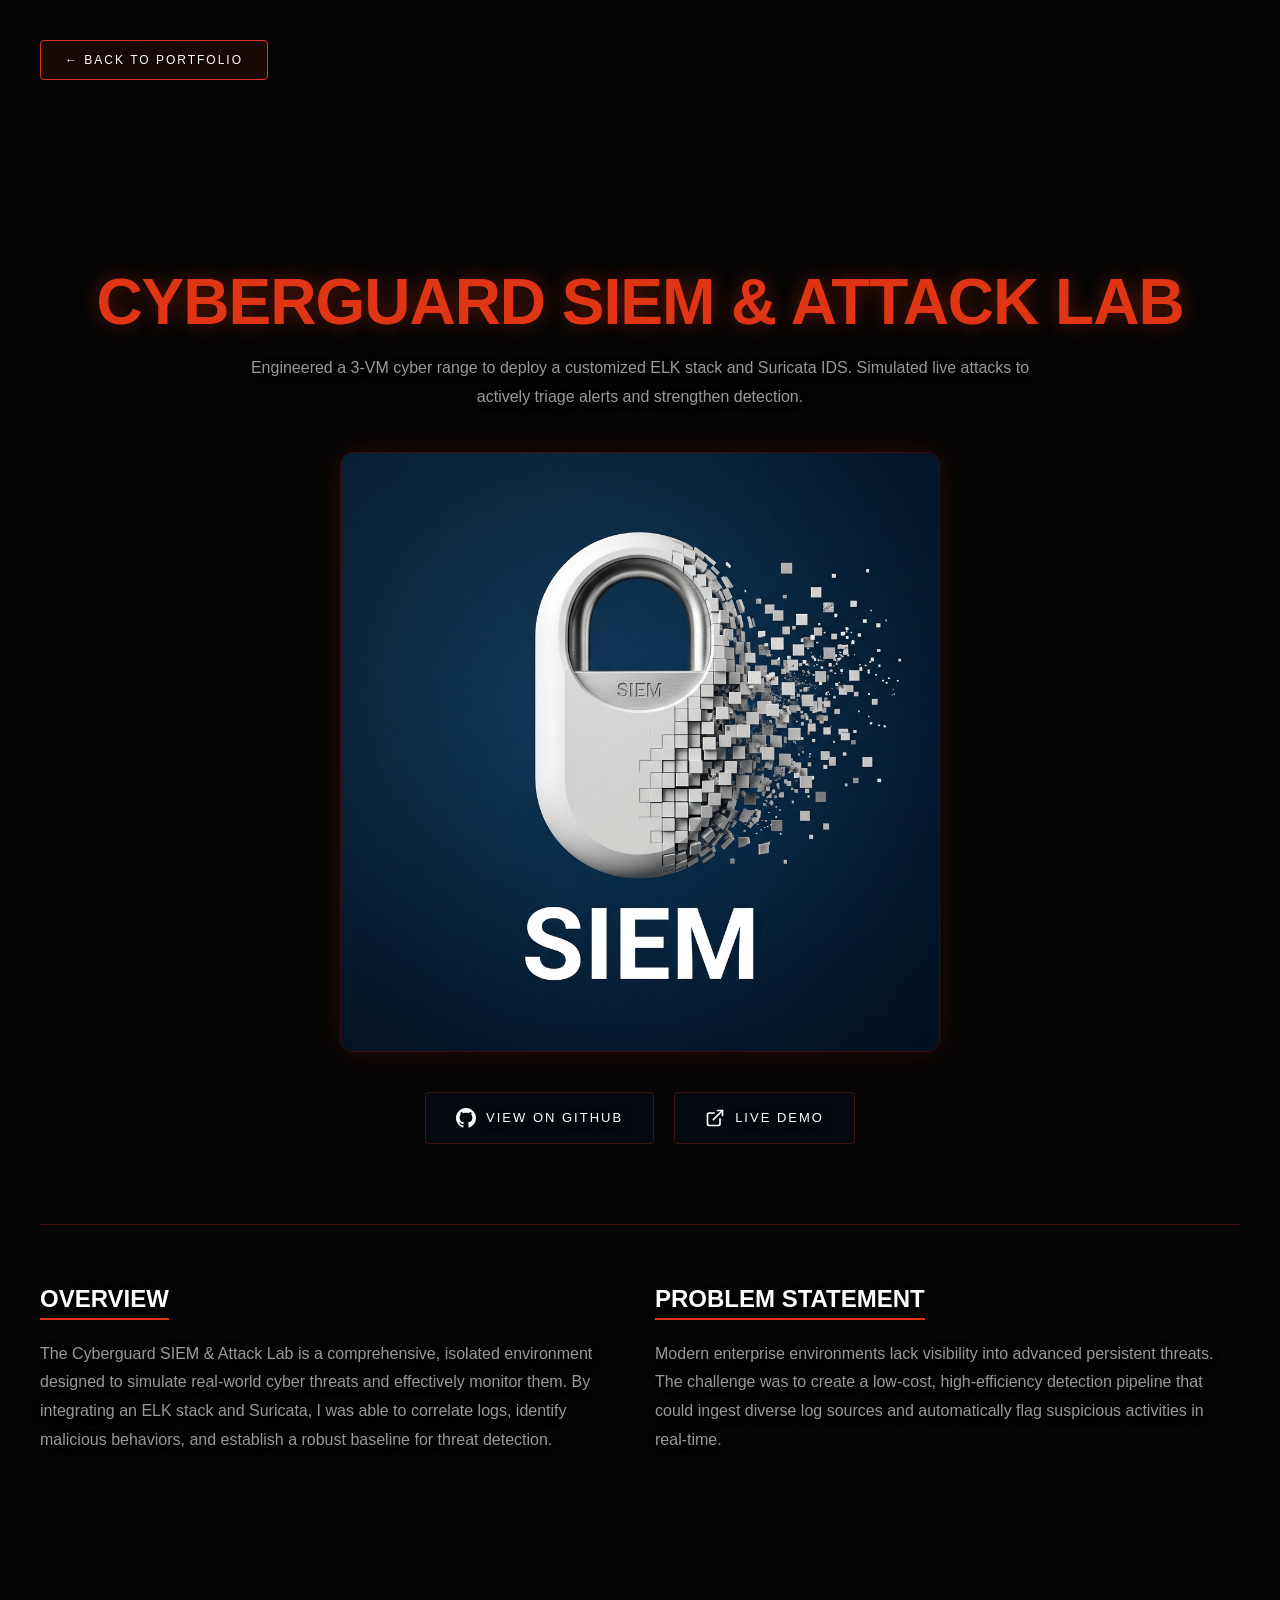
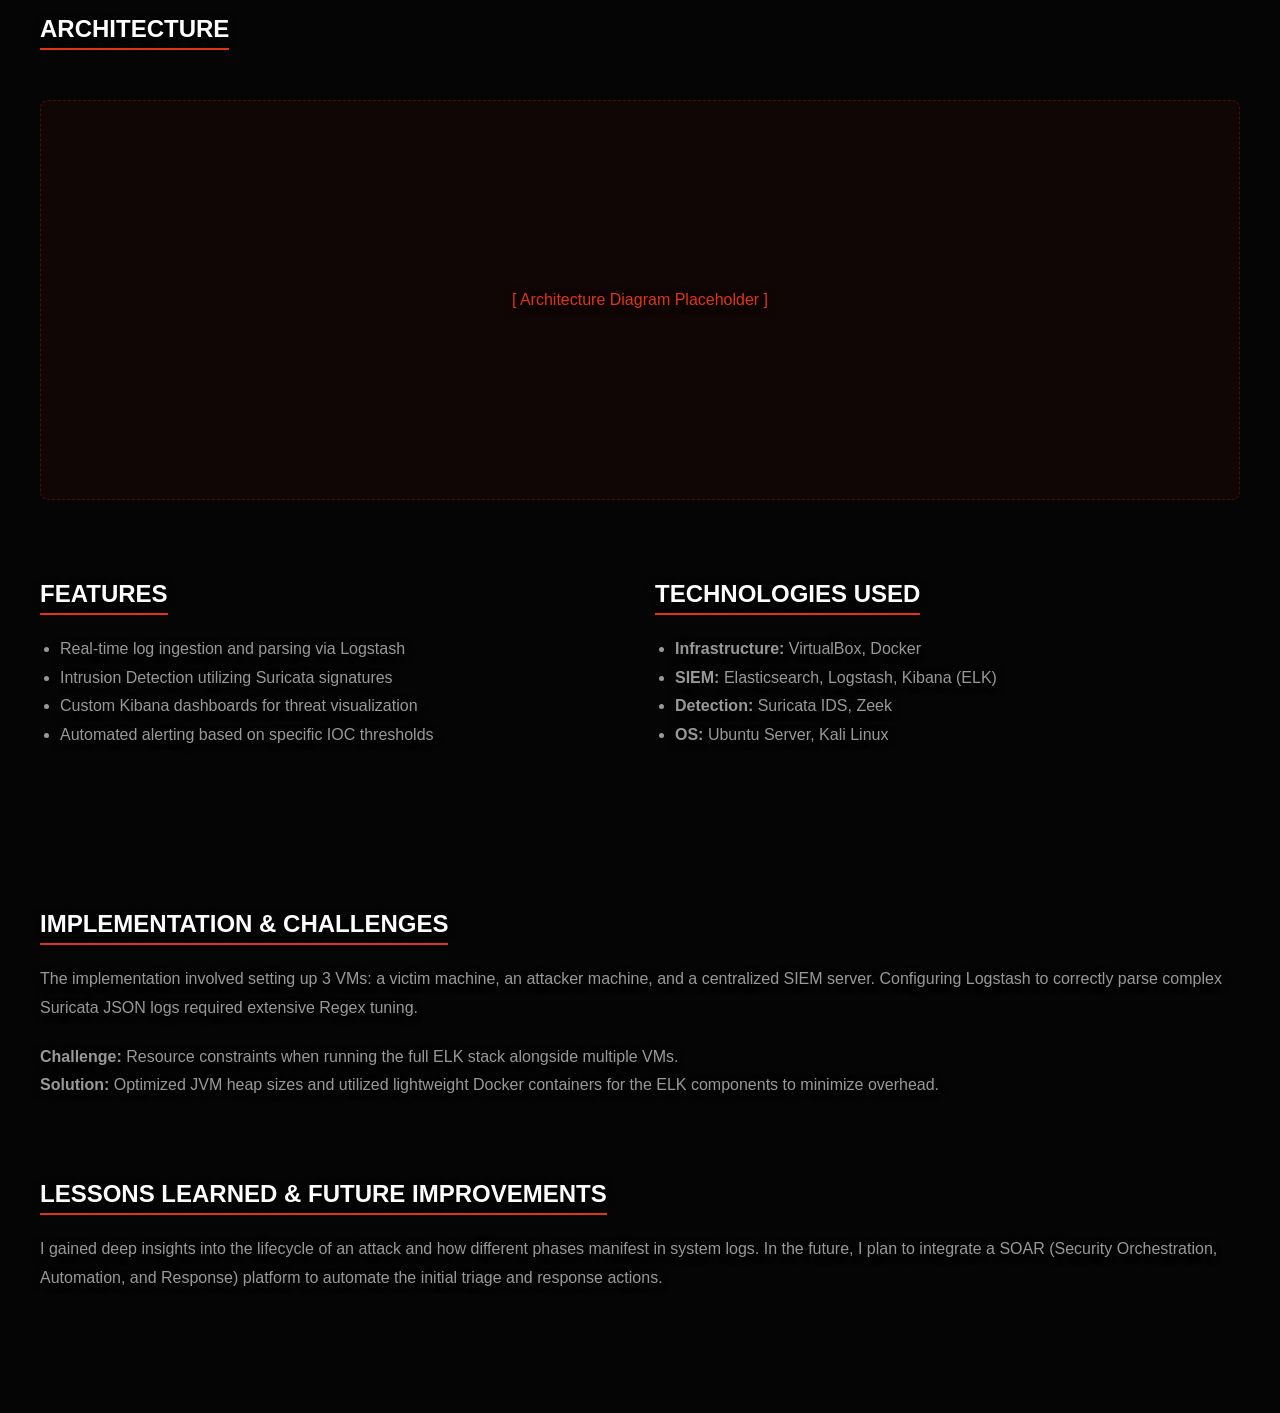
<file: projects/cyberguard.html>
<!DOCTYPE html>
<html lang="en">
<head>
  <meta charset="UTF-8" />
  <meta name="viewport" content="width=device-width, initial-scale=1.0" />
  <title>Cyberguard SIEM &amp; Attack Lab | Nirmal Manoj</title>
  <meta name="description" content="Project details for Cyberguard SIEM &amp; Attack Lab." />

  <!-- Security Headers -->
  <meta http-equiv="X-Content-Type-Options" content="nosniff" />
  <meta name="referrer" content="strict-origin-when-cross-origin" />
  <meta http-equiv="Content-Security-Policy" content="
    default-src 'self';
    script-src 'self' 'unsafe-inline';
    style-src 'self' 'unsafe-inline' https://fonts.googleapis.com;
    font-src 'self' https://fonts.gstatic.com;
    img-src 'self' data:;
    connect-src 'self';
    frame-ancestors 'none';
    base-uri 'self';
    form-action 'self';
  " />
  <meta http-equiv="X-Frame-Options" content="DENY" />

  <!-- Fonts -->
  <link rel="preconnect" href="https://fonts.googleapis.com">
  <link rel="preconnect" href="https://fonts.gstatic.com" crossorigin>
  <link href="https://fonts.googleapis.com/css2?family=Inter:wght@400;500;600;700&family=Oswald:wght@500;700&family=JetBrains+Mono:wght@400;700&display=swap" rel="stylesheet">
  
  <!-- Modular CSS -->
  <link rel="stylesheet" href="../css/style.css" />
  <link rel="stylesheet" href="../css/animations.css" />
  <link rel="stylesheet" href="../css/responsive.css" />
  
  <style>
    /* Minimal Page-Specific Styles */
    .project-detail-hero {
      padding: 150px 0 80px;
      text-align: center;
      border-bottom: 1px solid var(--border-color);
      margin-bottom: 60px;
    }
    
    .project-detail-title {
      font-family: var(--font-heading);
      font-size: 5vw;
      line-height: 1;
      text-transform: uppercase;
      letter-spacing: -1px;
      margin-bottom: 20px;
      color: var(--primary);
      text-shadow: 0 0 20px rgba(224, 53, 21, 0.4);
    }
    
    .back-btn {
      display: inline-flex;
      align-items: center;
      gap: 10px;
      padding: 12px 24px;
      background: rgba(224, 53, 21, 0.1);
      border: 1px solid var(--primary);
      border-radius: 4px;
      color: #fff;
      font-size: 12px;
      text-transform: uppercase;
      letter-spacing: 2px;
      margin-bottom: 40px;
      transition: var(--transition-smooth);
    }
    
    .back-btn:hover {
      background: var(--primary);
      box-shadow: 0 0 20px rgba(224, 53, 21, 0.6);
      transform: translateX(-5px);
    }
    
    .project-content-section {
      margin-bottom: 80px;
    }
    
    .content-heading {
      font-family: var(--font-heading);
      font-size: 24px;
      color: var(--text-main);
      margin-bottom: 20px;
      display: inline-block;
      border-bottom: 2px solid var(--primary);
      padding-bottom: 5px;
    }
    
    .content-text {
      font-size: 16px;
      line-height: 1.8;
      color: var(--text-muted);
      margin-bottom: 20px;
    }
    
    .action-buttons {
      display: flex;
      gap: 20px;
      justify-content: center;
      margin-top: 40px;
    }
    
    .action-btn {
      padding: 15px 30px;
      border: 1px solid var(--border-color);
      background: var(--bg-panel);
      color: #fff;
      text-transform: uppercase;
      letter-spacing: 2px;
      font-size: 13px;
      border-radius: 4px;
      transition: var(--transition-smooth);
      display: inline-flex;
      align-items: center;
      gap: 10px;
    }
    
    .action-btn:hover {
      border-color: var(--primary);
      box-shadow: 0 0 15px rgba(224, 53, 21, 0.3);
      transform: translateY(-3px);
    }
    
    .architecture-diagram {
      width: 100%;
      height: 400px;
      background: rgba(224, 53, 21, 0.05);
      border: 1px dashed var(--border-color);
      display: flex;
      align-items: center;
      justify-content: center;
      color: var(--primary);
      border-radius: 8px;
      margin-top: 30px;
    }
  </style>
</head>
<body>
  <div class="content-wrapper" style="margin-top: 0;">
    <div class="container">
      
      <a href="../index.html#projects" class="back-btn">← BACK TO PORTFOLIO</a>
      
      <section class="project-detail-hero reveal">
        <h1 class="project-detail-title">CYBERGUARD SIEM & ATTACK LAB</h1>
        <p class="content-text" style="max-width: 800px; margin: 0 auto;">Engineered a 3-VM cyber range to deploy a customized ELK stack and Suricata IDS. Simulated live attacks to actively triage alerts and strengthen detection.</p>
        
        <div style="margin: 40px auto 0 auto; max-width: 600px; border-radius: 12px; overflow: hidden; box-shadow: 0 0 30px rgba(224, 53, 21, 0.15); border: 1px solid var(--border-color);">
          <img src="../assets/images/siem_cover.png" alt="SIEM Project Cover" style="width: 100%; display: block; border-radius: 12px;">
        </div>
        
        <div class="action-buttons">
          <a href="#" class="action-btn">
            <svg width="20" height="20" viewBox="0 0 24 24" fill="currentColor"><path d="M12 0c-6.626 0-12 5.373-12 12 0 5.302 3.438 9.8 8.207 11.387.599.111.793-.261.793-.577v-2.234c-3.338.726-4.033-1.416-4.033-1.416-.546-1.387-1.333-1.756-1.333-1.756-1.089-.745.083-.729.083-.729 1.205.084 1.839 1.237 1.839 1.237 1.07 1.834 2.807 1.304 3.492.997.107-.775.418-1.305.762-1.604-2.665-.305-5.467-1.334-5.467-5.931 0-1.311.469-2.381 1.236-3.221-.124-.303-.535-1.524.117-3.176 0 0 1.008-.322 3.301 1.23.957-.266 1.983-.399 3.003-.404 1.02.005 2.047.138 3.006.404 2.291-1.552 3.297-1.23 3.297-1.23.653 1.653.242 2.874.118 3.176.77.84 1.235 1.911 1.235 3.221 0 4.609-2.807 5.624-5.479 5.921.43.372.823 1.102.823 2.222v3.293c0 .319.192.694.801.576 4.765-1.589 8.199-6.086 8.199-11.386 0-6.627-5.373-12-12-12z"/></svg>
            View on GitHub
          </a>
          <a href="#" class="action-btn">
            <svg width="20" height="20" viewBox="0 0 24 24" fill="none" stroke="currentColor" stroke-width="2" stroke-linecap="round" stroke-linejoin="round"><path d="M18 13v6a2 2 0 0 1-2 2H5a2 2 0 0 1-2-2V8a2 2 0 0 1 2-2h6"></path><polyline points="15 3 21 3 21 9"></polyline><line x1="10" y1="14" x2="21" y2="3"></line></svg>
            Live Demo
          </a>
        </div>
      </section>
      
      <div class="grid-row" style="grid-template-columns: 1fr 1fr; margin-bottom: 60px;">
        <article class="project-content-section reveal">
          <h2 class="content-heading">OVERVIEW</h2>
          <p class="content-text">The Cyberguard SIEM & Attack Lab is a comprehensive, isolated environment designed to simulate real-world cyber threats and effectively monitor them. By integrating an ELK stack and Suricata, I was able to correlate logs, identify malicious behaviors, and establish a robust baseline for threat detection.</p>
        </article>
        
        <article class="project-content-section reveal">
          <h2 class="content-heading">PROBLEM STATEMENT</h2>
          <p class="content-text">Modern enterprise environments lack visibility into advanced persistent threats. The challenge was to create a low-cost, high-efficiency detection pipeline that could ingest diverse log sources and automatically flag suspicious activities in real-time.</p>
        </article>
      </div>

      <article class="project-content-section reveal">
        <h2 class="content-heading">ARCHITECTURE</h2>
        <div class="architecture-diagram">
          [ Architecture Diagram Placeholder ]
        </div>
      </article>

      <div class="grid-row" style="grid-template-columns: 1fr 1fr; margin-bottom: 60px;">
        <article class="project-content-section reveal">
          <h2 class="content-heading">FEATURES</h2>
          <ul class="content-text" style="padding-left: 20px;">
            <li>Real-time log ingestion and parsing via Logstash</li>
            <li>Intrusion Detection utilizing Suricata signatures</li>
            <li>Custom Kibana dashboards for threat visualization</li>
            <li>Automated alerting based on specific IOC thresholds</li>
          </ul>
        </article>

        <article class="project-content-section reveal">
          <h2 class="content-heading">TECHNOLOGIES USED</h2>
          <ul class="content-text" style="padding-left: 20px;">
            <li><strong>Infrastructure:</strong> VirtualBox, Docker</li>
            <li><strong>SIEM:</strong> Elasticsearch, Logstash, Kibana (ELK)</li>
            <li><strong>Detection:</strong> Suricata IDS, Zeek</li>
            <li><strong>OS:</strong> Ubuntu Server, Kali Linux</li>
          </ul>
        </article>
      </div>

      <article class="project-content-section reveal">
        <h2 class="content-heading">IMPLEMENTATION & CHALLENGES</h2>
        <p class="content-text">The implementation involved setting up 3 VMs: a victim machine, an attacker machine, and a centralized SIEM server. Configuring Logstash to correctly parse complex Suricata JSON logs required extensive Regex tuning.</p>
        <p class="content-text"><strong>Challenge:</strong> Resource constraints when running the full ELK stack alongside multiple VMs.<br>
        <strong>Solution:</strong> Optimized JVM heap sizes and utilized lightweight Docker containers for the ELK components to minimize overhead.</p>
      </article>

      <article class="project-content-section reveal">
        <h2 class="content-heading">LESSONS LEARNED & FUTURE IMPROVEMENTS</h2>
        <p class="content-text">I gained deep insights into the lifecycle of an attack and how different phases manifest in system logs. In the future, I plan to integrate a SOAR (Security Orchestration, Automation, and Response) platform to automate the initial triage and response actions.</p>
      </article>
      
    </div>
  </div>

  <script src="../js/animations.js"></script>
  <script src="../js/cursor.js"></script>
</body>
</html>
</file>
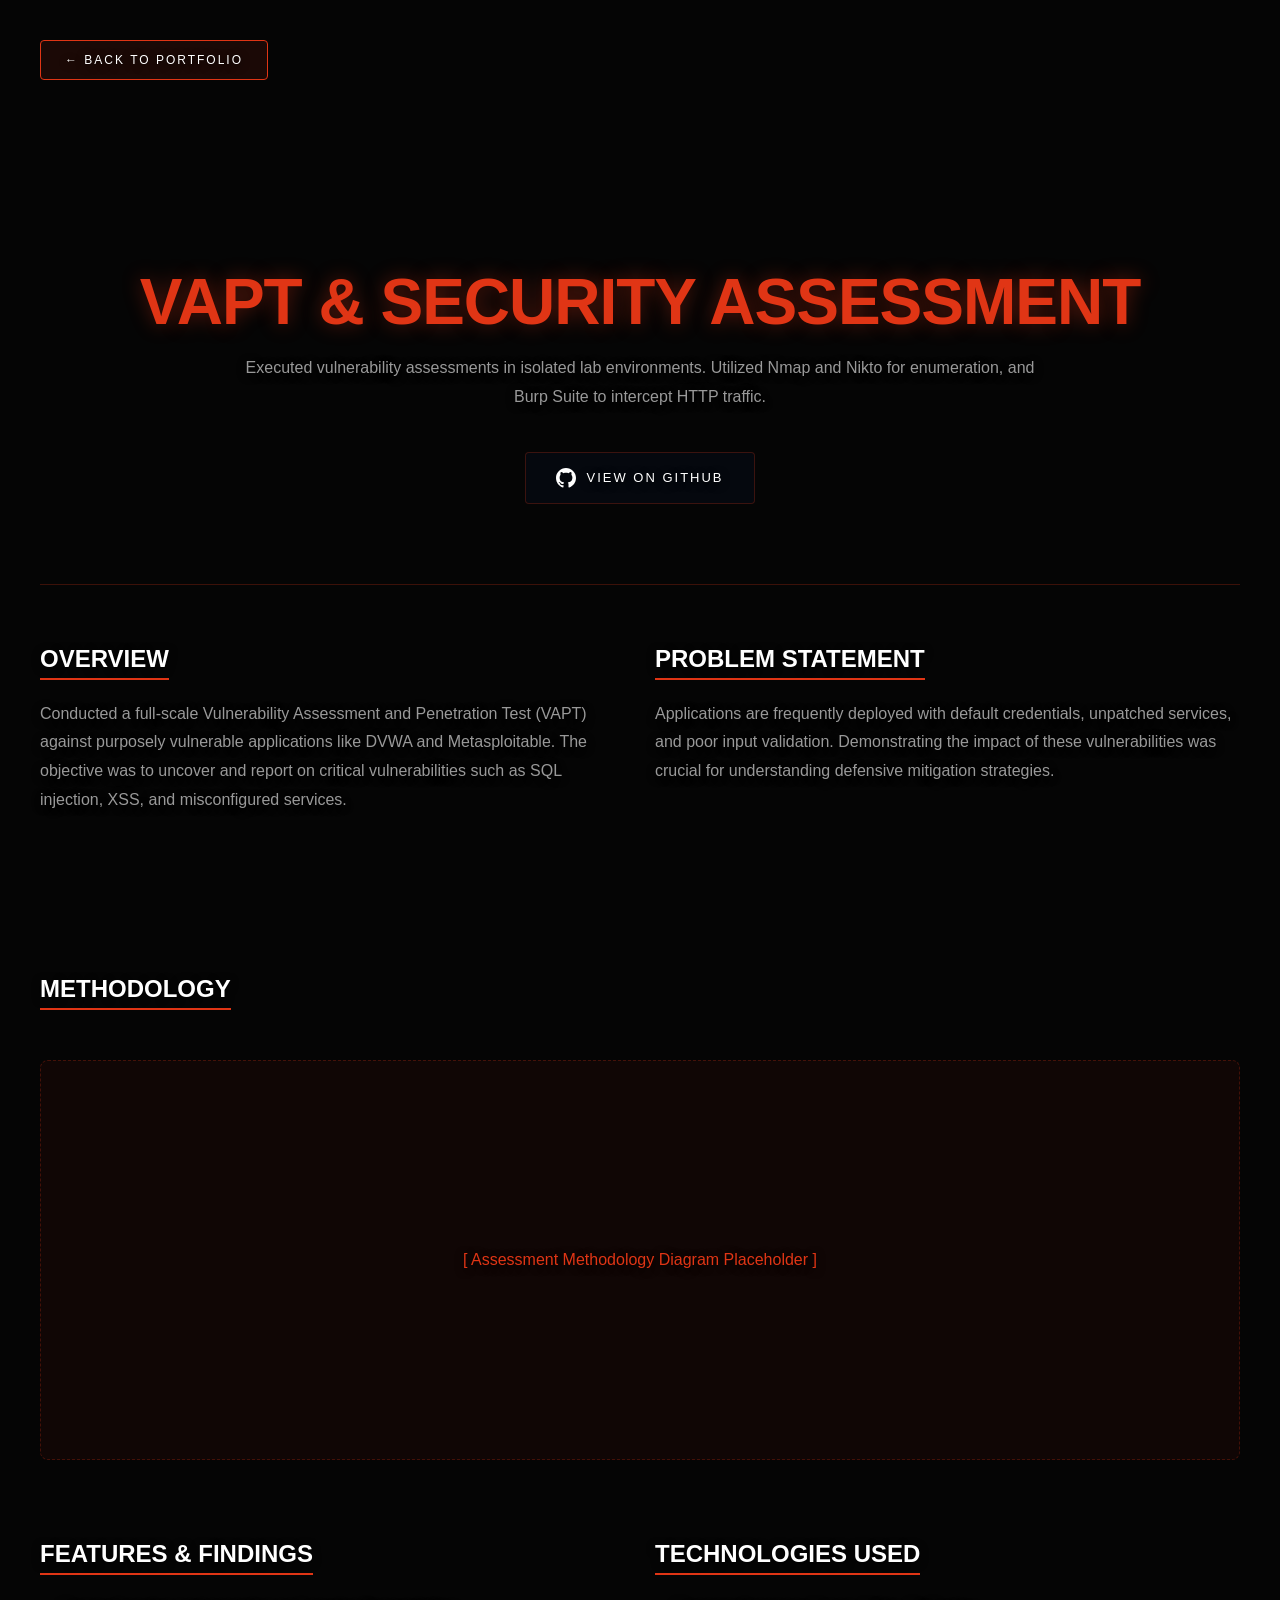
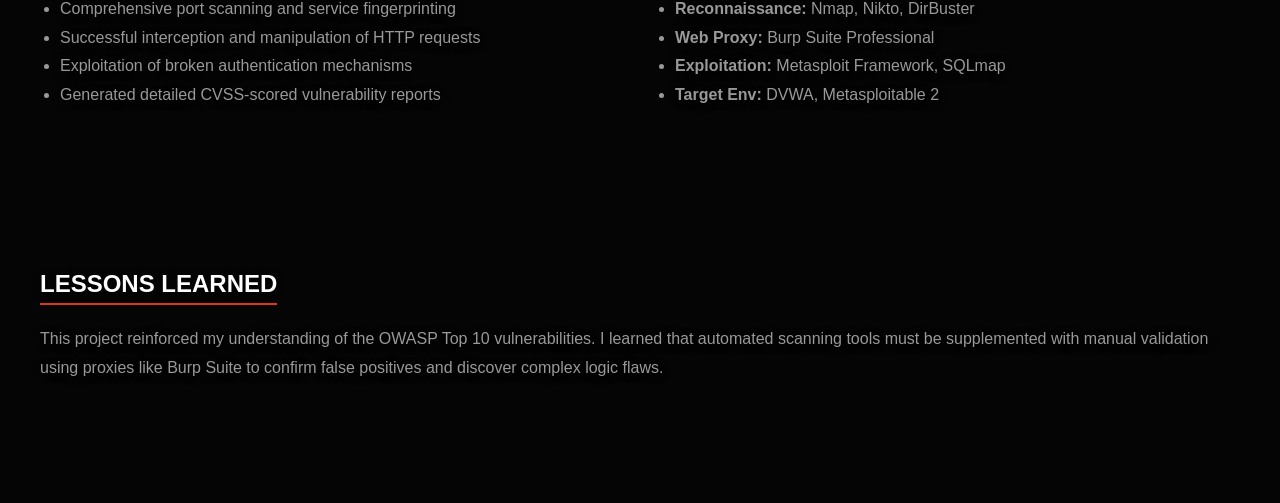
<file: projects/vapt.html>
<!DOCTYPE html>
<html lang="en">
<head>
  <meta charset="UTF-8" />
  <meta name="viewport" content="width=device-width, initial-scale=1.0" />
  <title>VAPT &amp; Security Assessment | Nirmal Manoj</title>
  <meta name="description" content="Project details for VAPT &amp; Security Assessment." />

  <!-- Security Headers -->
  <meta http-equiv="X-Content-Type-Options" content="nosniff" />
  <meta name="referrer" content="strict-origin-when-cross-origin" />
  <meta http-equiv="Content-Security-Policy" content="
    default-src 'self';
    script-src 'self' 'unsafe-inline';
    style-src 'self' 'unsafe-inline' https://fonts.googleapis.com;
    font-src 'self' https://fonts.gstatic.com;
    img-src 'self' data:;
    connect-src 'self';
    frame-ancestors 'none';
    base-uri 'self';
    form-action 'self';
  " />
  <meta http-equiv="X-Frame-Options" content="DENY" />

  <link rel="preconnect" href="https://fonts.googleapis.com">
  <link rel="preconnect" href="https://fonts.gstatic.com" crossorigin>
  <link href="https://fonts.googleapis.com/css2?family=Inter:wght@400;500;600;700&family=Oswald:wght@500;700&family=JetBrains+Mono:wght@400;700&display=swap" rel="stylesheet">
  
  <link rel="stylesheet" href="../css/style.css" />
  <link rel="stylesheet" href="../css/animations.css" />
  <link rel="stylesheet" href="../css/responsive.css" />
  
  <style>
    .project-detail-hero { padding: 150px 0 80px; text-align: center; border-bottom: 1px solid var(--border-color); margin-bottom: 60px; }
    .project-detail-title { font-family: var(--font-heading); font-size: 5vw; line-height: 1; text-transform: uppercase; letter-spacing: -1px; margin-bottom: 20px; color: var(--primary); text-shadow: 0 0 20px rgba(224, 53, 21, 0.4); }
    .back-btn { display: inline-flex; align-items: center; gap: 10px; padding: 12px 24px; background: rgba(224, 53, 21, 0.1); border: 1px solid var(--primary); border-radius: 4px; color: #fff; font-size: 12px; text-transform: uppercase; letter-spacing: 2px; margin-bottom: 40px; transition: var(--transition-smooth); }
    .back-btn:hover { background: var(--primary); box-shadow: 0 0 20px rgba(224, 53, 21, 0.6); transform: translateX(-5px); }
    .project-content-section { margin-bottom: 80px; }
    .content-heading { font-family: var(--font-heading); font-size: 24px; color: var(--text-main); margin-bottom: 20px; display: inline-block; border-bottom: 2px solid var(--primary); padding-bottom: 5px; }
    .content-text { font-size: 16px; line-height: 1.8; color: var(--text-muted); margin-bottom: 20px; }
    .action-buttons { display: flex; gap: 20px; justify-content: center; margin-top: 40px; }
    .action-btn { padding: 15px 30px; border: 1px solid var(--border-color); background: var(--bg-panel); color: #fff; text-transform: uppercase; letter-spacing: 2px; font-size: 13px; border-radius: 4px; transition: var(--transition-smooth); display: inline-flex; align-items: center; gap: 10px; }
    .action-btn:hover { border-color: var(--primary); box-shadow: 0 0 15px rgba(224, 53, 21, 0.3); transform: translateY(-3px); }
    .architecture-diagram { width: 100%; height: 400px; background: rgba(224, 53, 21, 0.05); border: 1px dashed var(--border-color); display: flex; align-items: center; justify-content: center; color: var(--primary); border-radius: 8px; margin-top: 30px; }
  </style>
</head>
<body>
  <div class="content-wrapper" style="margin-top: 0;">
    <div class="container">
      
      <a href="../index.html#projects" class="back-btn">← BACK TO PORTFOLIO</a>
      
      <section class="project-detail-hero reveal">
        <h1 class="project-detail-title">VAPT & SECURITY ASSESSMENT</h1>
        <p class="content-text" style="max-width: 800px; margin: 0 auto;">Executed vulnerability assessments in isolated lab environments. Utilized Nmap and Nikto for enumeration, and Burp Suite to intercept HTTP traffic.</p>
        
        <div class="action-buttons">
          <a href="#" class="action-btn">
            <svg width="20" height="20" viewBox="0 0 24 24" fill="currentColor"><path d="M12 0c-6.626 0-12 5.373-12 12 0 5.302 3.438 9.8 8.207 11.387.599.111.793-.261.793-.577v-2.234c-3.338.726-4.033-1.416-4.033-1.416-.546-1.387-1.333-1.756-1.333-1.756-1.089-.745.083-.729.083-.729 1.205.084 1.839 1.237 1.839 1.237 1.07 1.834 2.807 1.304 3.492.997.107-.775.418-1.305.762-1.604-2.665-.305-5.467-1.334-5.467-5.931 0-1.311.469-2.381 1.236-3.221-.124-.303-.535-1.524.117-3.176 0 0 1.008-.322 3.301 1.23.957-.266 1.983-.399 3.003-.404 1.02.005 2.047.138 3.006.404 2.291-1.552 3.297-1.23 3.297-1.23.653 1.653.242 2.874.118 3.176.77.84 1.235 1.911 1.235 3.221 0 4.609-2.807 5.624-5.479 5.921.43.372.823 1.102.823 2.222v3.293c0 .319.192.694.801.576 4.765-1.589 8.199-6.086 8.199-11.386 0-6.627-5.373-12-12-12z"/></svg>
            View on GitHub
          </a>
        </div>
      </section>
      
      <div class="grid-row" style="grid-template-columns: 1fr 1fr; margin-bottom: 60px;">
        <article class="project-content-section reveal">
          <h2 class="content-heading">OVERVIEW</h2>
          <p class="content-text">Conducted a full-scale Vulnerability Assessment and Penetration Test (VAPT) against purposely vulnerable applications like DVWA and Metasploitable. The objective was to uncover and report on critical vulnerabilities such as SQL injection, XSS, and misconfigured services.</p>
        </article>
        
        <article class="project-content-section reveal">
          <h2 class="content-heading">PROBLEM STATEMENT</h2>
          <p class="content-text">Applications are frequently deployed with default credentials, unpatched services, and poor input validation. Demonstrating the impact of these vulnerabilities was crucial for understanding defensive mitigation strategies.</p>
        </article>
      </div>

      <article class="project-content-section reveal">
        <h2 class="content-heading">METHODOLOGY</h2>
        <div class="architecture-diagram">
          [ Assessment Methodology Diagram Placeholder ]
        </div>
      </article>

      <div class="grid-row" style="grid-template-columns: 1fr 1fr; margin-bottom: 60px;">
        <article class="project-content-section reveal">
          <h2 class="content-heading">FEATURES & FINDINGS</h2>
          <ul class="content-text" style="padding-left: 20px;">
            <li>Comprehensive port scanning and service fingerprinting</li>
            <li>Successful interception and manipulation of HTTP requests</li>
            <li>Exploitation of broken authentication mechanisms</li>
            <li>Generated detailed CVSS-scored vulnerability reports</li>
          </ul>
        </article>

        <article class="project-content-section reveal">
          <h2 class="content-heading">TECHNOLOGIES USED</h2>
          <ul class="content-text" style="padding-left: 20px;">
            <li><strong>Reconnaissance:</strong> Nmap, Nikto, DirBuster</li>
            <li><strong>Web Proxy:</strong> Burp Suite Professional</li>
            <li><strong>Exploitation:</strong> Metasploit Framework, SQLmap</li>
            <li><strong>Target Env:</strong> DVWA, Metasploitable 2</li>
          </ul>
        </article>
      </div>

      <article class="project-content-section reveal">
        <h2 class="content-heading">LESSONS LEARNED</h2>
        <p class="content-text">This project reinforced my understanding of the OWASP Top 10 vulnerabilities. I learned that automated scanning tools must be supplemented with manual validation using proxies like Burp Suite to confirm false positives and discover complex logic flaws.</p>
      </article>
      
    </div>
  </div>

  <script src="../js/animations.js"></script>
  <script src="../js/cursor.js"></script>
</body>
</html>
</file>
<file: css/style.css>
/* ==========================================================================
   VARIABLES & THEMING
   ========================================================================== */
:root {
  --primary: #E03515;
  --bg-dark: #050505;
  --bg-panel: rgba(5, 10, 20, 0.6);
  --border-color: rgba(224, 53, 21, 0.25);
  --text-main: #FFFFFF;
  --text-muted: #999999;

  --font-heading: 'Oswald', sans-serif;
  --font-body: 'Inter', sans-serif;
  --font-mono: 'JetBrains Mono', monospace;

  --transition-smooth: 0.4s cubic-bezier(0.25, 1, 0.5, 1);
}

/* ==========================================================================
   RESET & BASE
   ========================================================================== */
* {
  box-sizing: border-box;
  margin: 0;
  padding: 0;
}

html {
}

body {
  width: 100%;
  background-color: var(--bg-dark);
  font-family: var(--font-body);
  color: var(--text-main);
  overflow-x: hidden;
  -webkit-font-smoothing: antialiased;
  -moz-osx-font-smoothing: grayscale;
}

/* Custom Selection */
::selection {
  background: var(--primary);
  color: #fff;
}

/* Custom Scrollbar */
::-webkit-scrollbar {
  width: 8px;
}

::-webkit-scrollbar-track {
  background: var(--bg-dark);
}

::-webkit-scrollbar-thumb {
  background: rgba(224, 53, 21, 0.5);
  border-radius: 4px;
}

::-webkit-scrollbar-thumb:hover {
  background: var(--primary);
}

/* Typography Utilities */
.white {
  color: #FFFFFF;
}

.red {
  color: var(--primary);
  text-shadow: 0 0 10px rgba(224, 53, 21, 0.4);
}

.glow {
  text-shadow: 0 0 12px rgba(224, 53, 21, 0.8);
}

a {
  text-decoration: none;
  color: inherit;
  transition: var(--transition-smooth);
}

/* ==========================================================================
   BACKGROUND CANVAS
   ========================================================================== */
#animation-canvas {
  position: fixed;
  top: 0;
  left: 0;
  width: 100vw;
  height: 100vh;
  display: block;
  z-index: 0;
  filter: contrast(1.15) saturate(1.2) brightness(1.05);
  pointer-events: none;
}

/* ==========================================================================
   LOADER
   ========================================================================== */
.loader-overlay {
  position: fixed;
  inset: 0;
  background: var(--bg-dark);
  z-index: 9999;
  display: flex;
  flex-direction: column;
  align-items: center;
  justify-content: center;
  transition: opacity 0.8s ease, visibility 0.8s;
}

.loader-overlay.hidden {
  opacity: 0;
  visibility: hidden;
}

.loader-spinner {
  width: 50px;
  height: 50px;
  border: 3px solid rgba(255, 255, 255, 0.1);
  border-top-color: var(--primary);
  border-radius: 50%;
  animation: spin 0.8s linear infinite;
  margin-bottom: 20px;
}

.loader-text {
  font-family: var(--font-mono);
  font-size: 12px;
  letter-spacing: 2px;
  color: var(--text-muted);
  text-transform: uppercase;
}

/* ==========================================================================
   LAYOUT WRAPPER
   ========================================================================== */
.content-wrapper {
  position: relative;
  z-index: 1;
  padding: 0;
  min-height: 100vh;
  display: flex;
  flex-direction: column;
  margin-top: 200vh;
  /* Delays content appearance until scroll */
  text-shadow: 0px 2px 8px rgba(0, 0, 0, 0.9);
}

.container {
  max-width: 1400px;
  margin: 0 auto;
  padding: 40px;
  width: 100%;
}

/* ==========================================================================
   GLASS NAVIGATION
   ========================================================================== */
.glass-nav {
  position: fixed;
  top: 20px;
  left: 50%;
  transform: translateX(-50%);
  background: rgba(5, 5, 5, 0.4);
  backdrop-filter: blur(12px);
  -webkit-backdrop-filter: blur(12px);
  border: 1px solid rgba(255, 255, 255, 0.1);
  border-radius: 50px;
  padding: 12px 32px;
  z-index: 1000;
  box-shadow: 0 8px 32px rgba(0, 0, 0, 0.3);
  transition: var(--transition-smooth);
}

.glass-nav:hover {
  background: rgba(5, 5, 5, 0.6);
  border-color: rgba(224, 53, 21, 0.4);
  box-shadow: 0 8px 32px rgba(224, 53, 21, 0.15);
}

.glass-nav-list {
  list-style: none;
  display: flex;
  gap: 24px;
  align-items: center;
}

.glass-nav-link {
  color: var(--text-muted);
  font-family: var(--font-mono);
  font-size: 13px;
  text-transform: uppercase;
  letter-spacing: 1.5px;
  position: relative;
  transition: var(--transition-smooth);
  padding: 4px 8px;
}

.glass-nav-link:hover,
.glass-nav-link:focus {
  color: var(--text-main);
  text-shadow: 0 0 8px rgba(224, 53, 21, 0.8);
}

.glass-nav-link::after {
  content: '';
  position: absolute;
  width: 0;
  height: 2px;
  bottom: -4px;
  left: 50%;
  background: var(--primary);
  transition: var(--transition-smooth);
  transform: translateX(-50%);
  border-radius: 2px;
  box-shadow: 0 0 8px var(--primary);
}

.glass-nav-link:hover::after,
.glass-nav-link:focus::after {
  width: 100%;
}

@media (max-width: 768px) {
  .glass-nav {
    top: auto;
    bottom: 20px;
    padding: 10px 16px;
    width: 90%;
    max-width: 400px;
  }

  .glass-nav-list {
    gap: 12px;
    justify-content: space-between;
  }

  .glass-nav-link {
    font-size: 11px;
    padding: 4px;
  }
}

/* ==========================================================================
   HERO SECTION
   ========================================================================== */
.hero {
  position: relative;
  width: 100%;
  height: 100vh;
  display: flex;
  flex-direction: row;
}

.hero::before {
  content: '';
  position: absolute;
  inset: 0;
  background: radial-gradient(circle at center, transparent 40%, rgba(0, 0, 0, 0.4) 100%);
  z-index: -1;
  pointer-events: none;
}

.hero-left {
  width: 55%;
  height: 100%;
  display: flex;
  flex-direction: column;
  justify-content: center;
  align-items: flex-start;
  padding-left: 10vw;
  position: relative;
  z-index: 2;
}

.hero-right {
  width: 45%;
  height: 100%;
}

.hero-title {
  font-family: var(--font-heading);
  font-size: 8vw;
  line-height: 0.85;
  margin-bottom: 40px;
  text-transform: uppercase;
  letter-spacing: -2px;
  text-align: left;
  text-shadow: 0 10px 40px rgba(0, 0, 0, 0.8);
}

.hero-pill {
  background: rgba(15, 15, 15, 0.65);
  border: 1px solid rgba(255, 255, 255, 0.08);
  border-radius: 50px;
  padding: 12px 30px;
  backdrop-filter: blur(16px);
  -webkit-backdrop-filter: blur(16px);
  box-shadow: 0 15px 35px rgba(0, 0, 0, 0.5);
  position: relative;
  font-size: 10px;
  font-weight: 500;
  letter-spacing: 1.5px;
  display: flex;
  gap: 10px;
  align-items: center;
  margin-bottom: 25px;
  overflow: hidden;
  color: var(--text-muted);
}

.scroll-explore {
  font-size: 10px;
  letter-spacing: 3px;
  color: var(--text-muted);
  text-transform: uppercase;
  opacity: 0.7;
  margin-left: 20px;
  animation: bounce 2s infinite;
}

/* ── Stroke/Outlined hero headline ── */
.hero-stroke-line {
  font-family: var(--font-heading);
  font-size: clamp(52px, 7.5vw, 110px);
  line-height: 0.9;
  text-transform: uppercase;
  letter-spacing: -2px;
  /* Outlined (stroke only, no fill) */
  color: transparent;
  -webkit-text-stroke: 2px rgba(255, 255, 255, 0.75);
  text-stroke: 2px rgba(255, 255, 255, 0.75);
  transition: color 0.35s, -webkit-text-stroke 0.35s;
}

.hero-stroke-line:hover {
  color: #fff;
  -webkit-text-stroke: 2px transparent;
}

.hero-stroke-line.stroke-red {
  -webkit-text-stroke: 2px #E03515;
  text-stroke: 2px #E03515;
}

.hero-stroke-line.stroke-red:hover {
  color: #E03515;
  -webkit-text-stroke: 2px transparent;
}

/* ── Animated stat counters ── */
.hero-stats {
  display: flex;
  align-items: center;
  gap: 0;
  margin: 32px 0 36px 4px;
  background: rgba(0, 0, 0, 0.35);
  backdrop-filter: blur(10px);
  border: 1px solid rgba(255, 255, 255, 0.08);
  border-radius: 4px;
  padding: 18px 28px;
  width: fit-content;
}

.hero-stat {
  display: flex;
  flex-direction: column;
  align-items: center;
  gap: 4px;
  padding: 0 28px;
}

.hero-stat-num {
  font-family: var(--font-heading);
  font-size: 48px;
  line-height: 1;
  color: #fff;
  font-weight: 700;
}

.hero-stat-label {
  font-family: var(--font-mono);
  font-size: 10px;
  letter-spacing: 2px;
  color: #E03515;
  text-transform: uppercase;
}

.hero-stat-divider {
  width: 1px;
  height: 48px;
  background: rgba(255, 255, 255, 0.15);
  flex-shrink: 0;
}

/* Stats inside nb-hero name block — compact version */
.nb-stats {
  margin: 28px 0 0 0;
  padding: 14px 20px;
  border-radius: 2px;
}

.nb-stats .hero-stat {
  padding: 0 20px;
}

.nb-stats .hero-stat-num {
  font-size: 36px;
}

.nb-stats .hero-stat-divider {
  height: 36px;
}

/* ==========================================================================
   NAVIGATION / OVERLAYS
   ========================================================================== */
.top-header {
  position: absolute;
  top: 40px;
  left: 60px;
  right: 60px;
  display: flex;
  justify-content: space-between;
  font-size: 11px;
  letter-spacing: 2px;
  text-transform: uppercase;
  font-weight: 600;
  color: var(--text-muted);
  line-height: 1.6;
  z-index: 10;
}

.side-text-left {
  position: absolute;
  left: -100px;
  top: 50%;
  transform: translateY(-50%) rotate(-90deg);
  display: flex;
  align-items: center;
  justify-content: center;
  gap: 30px;
  font-size: 10px;
  letter-spacing: 4px;
  color: var(--text-muted);
  font-weight: 600;
  text-transform: uppercase;
  width: 300px;
  z-index: 10;
}

.side-icons-right {
  position: absolute;
  right: 60px;
  top: 50%;
  transform: translateY(-50%);
  display: flex;
  flex-direction: column;
  gap: 40px;
  z-index: 10;
}

.social-btn {
  color: var(--text-muted);
  font-size: 16px;
  text-decoration: none;
  font-family: var(--font-heading);
  font-weight: 500;
  text-align: center;
  transition: var(--transition-smooth);
  width: 40px;
  height: 40px;
  border: 1px solid var(--border-color);
  display: flex;
  align-items: center;
  justify-content: center;
  border-radius: 4px;
  background: rgba(0, 0, 0, 0.3);
}

.social-btn:hover {
  color: var(--primary);
  border-color: var(--primary);
  box-shadow: 0 0 15px rgba(224, 53, 21, 0.4);
  transform: scale(1.1);
}

/* ==========================================================================
   GRID PANELS & ABOUT
   ========================================================================== */
.grid-row {
  display: grid;
  grid-template-columns: repeat(3, 1fr);
  gap: 30px;
  margin-bottom: 120px;
}

.panel {
  background: var(--bg-panel);
  border: 1px solid var(--border-color);
  border-radius: 8px;
  padding: 40px;
  backdrop-filter: blur(10px);
  -webkit-backdrop-filter: blur(10px);
}

.section-title {
  font-size: 12px;
  color: var(--primary);
  text-transform: uppercase;
  letter-spacing: 2px;
  margin-bottom: 25px;
  font-weight: 600;
  display: flex;
  align-items: center;
  gap: 15px;
}

.section-title::after {
  content: '';
  flex-grow: 1;
  height: 1px;
  background: rgba(224, 53, 21, 0.3);
}

.about-text {
  font-size: 24px;
  line-height: 1.5;
  font-weight: 400;
  margin-bottom: 20px;
  color: #fff;
}

.about-sub {
  font-size: 15px;
  color: var(--text-muted);
  line-height: 1.6;
}

/* ==========================================================================
   EXPERIENCE LIST
   ========================================================================== */
.do-list {
  display: flex;
  flex-direction: column;
  gap: 30px;
}

.do-item {
  display: flex;
  gap: 20px;
  transition: transform 0.3s ease;
}

.do-item:hover {
  transform: translateX(10px);
}

.do-icon {
  color: var(--primary);
  font-size: 24px;
  filter: drop-shadow(0 0 8px rgba(224, 53, 21, 0.5));
}

.do-content h5 {
  font-size: 13px;
  font-weight: 600;
  margin-bottom: 8px;
  letter-spacing: 1px;
  text-transform: uppercase;
  color: #fff;
}

.do-content p {
  font-size: 13px;
  color: var(--text-muted);
  line-height: 1.6;
}

/* ==========================================================================
   PROJECTS
   ========================================================================== */
.projects-header {
  margin-bottom: 20px;
  grid-column: 1 / -1;
}

.project-card {
  background: rgba(5, 10, 20, 0.6);
  border: 1px solid rgba(224, 53, 21, 0.25);
  border-radius: 8px;
  padding: 25px;
  display: flex;
  flex-direction: column;
  position: relative;
  transition: var(--transition-smooth);
  cursor: pointer;
  display: block;
  /* As it will be an <a> tag now */
}

.project-card:hover {
  transform: translateY(-5px);
  box-shadow: 0 10px 30px rgba(224, 53, 21, 0.15);
  border-color: rgba(224, 53, 21, 0.5);
}

.project-card::before {
  content: '';
  position: absolute;
  top: 0;
  left: 0;
  right: 0;
  bottom: 0;
  box-shadow: inset 0 0 20px rgba(224, 53, 21, 0.05);
  border-radius: 8px;
  pointer-events: none;
  transition: var(--transition-smooth);
}

.project-card:hover::before {
  box-shadow: inset 0 0 30px rgba(224, 53, 21, 0.15);
}

.project-header {
  display: flex;
  align-items: center;
  gap: 15px;
  margin-bottom: 20px;
  padding-bottom: 15px;
  border-bottom: 1px solid rgba(224, 53, 21, 0.3);
}

.project-number {
  font-size: 20px;
  font-weight: 700;
  color: var(--primary);
  text-shadow: 0 0 10px rgba(224, 53, 21, 0.6);
}

.project-title {
  font-size: 13px;
  font-weight: 600;
  text-transform: uppercase;
  letter-spacing: 1px;
}

.project-body {
  display: flex;
  gap: 20px;
  align-items: center;
  margin-bottom: 20px;
}

.project-icon-wrapper {
  flex: 0 0 70px;
  height: 70px;
  display: flex;
  align-items: center;
  justify-content: center;
  filter: drop-shadow(0 0 15px rgba(224, 53, 21, 0.7));
  transition: var(--transition-smooth);
}

.project-card:hover .project-icon-wrapper {
  transform: scale(1.1);
}

.project-icon-wrapper svg {
  width: 100%;
  height: 100%;
  stroke: var(--primary);
  fill: none;
  stroke-width: 1.5;
}

.project-desc {
  font-size: 11px;
  color: var(--text-muted);
  line-height: 1.6;
}

.project-tags {
  display: flex;
  gap: 10px;
  flex-wrap: wrap;
}

.project-tags span {
  font-size: 9px;
  padding: 6px 12px;
  background: rgba(224, 53, 21, 0.05);
  border: 1px solid rgba(255, 255, 255, 0.1);
  border-radius: 4px;
  color: var(--text-muted);
  text-transform: uppercase;
  letter-spacing: 0.5px;
}

/* ==========================================================================
   CERTS & TOOLS
   ========================================================================== */
.complex-row {
  display: grid;
  grid-template-columns: 1fr 1.8fr;
  gap: 20px;
  margin-top: 30px;
  margin-bottom: 120px;
}

.certs-panel {
  background: var(--bg-panel);
  border: 1px solid var(--border-color);
  border-radius: 8px;
  padding: 25px;
}

.certs-header {
  display: flex;
  align-items: center;
  gap: 15px;
  margin-bottom: 30px;
}

.certs-header svg {
  width: 24px;
  height: 24px;
  stroke: var(--primary);
  fill: rgba(0, 71, 255, 0.2);
  filter: drop-shadow(0 0 8px rgba(224, 53, 21, 0.8));
}

.certs-header h3 {
  font-size: 14px;
  color: var(--primary);
  text-transform: uppercase;
  letter-spacing: 1px;
}

.cert-list {
  list-style: none;
  display: flex;
  flex-direction: column;
  gap: 25px;
}

.cert-list li {
  display: flex;
  gap: 15px;
  align-items: flex-start;
  transition: transform 0.3s;
}

.cert-list li:hover {
  transform: translateX(5px);
}

.cert-icon {
  color: var(--primary);
  font-size: 16px;
  flex: 0 0 20px;
  display: flex;
  align-items: center;
  justify-content: center;
  width: 20px;
  height: 20px;
  border: 1.5px solid var(--primary);
  border-radius: 50%;
  box-shadow: 0 0 10px rgba(224, 53, 21, 0.6);
}

.cert-icon::after {
  content: '✓';
  font-size: 12px;
  font-weight: bold;
}

.cert-list h5 {
  font-size: 13px;
  margin-bottom: 4px;
  line-height: 1.4;
  font-weight: 600;
  color: #FFFFFF;
}

.cert-list p {
  font-size: 11px;
  color: var(--text-muted);
}

/* Center Portrait Placeholder */
.center-panel {
  display: flex;
  flex-direction: column;
  align-items: center;
  justify-content: flex-start;
  position: relative;
}

.center-title {
  font-size: 12px;
  color: var(--primary);
  text-transform: uppercase;
  letter-spacing: 2px;
  display: flex;
  align-items: center;
  gap: 15px;
  width: 100%;
  margin-bottom: 0;
  padding: 0 20px 20px;
}

.center-title::before,
.center-title::after {
  content: '';
  flex: 1;
  height: 1px;
  background: rgba(224, 53, 21, 0.5);
}

.portrait-placeholder {
  width: 100%;
  flex-grow: 1;
  background: radial-gradient(circle at center, rgba(0, 71, 255, 0.1) 0%, transparent 70%);
  border: 1px solid rgba(224, 53, 21, 0.2);
  border-radius: 8px;
  display: flex;
  align-items: flex-end;
  justify-content: center;
  position: relative;
  overflow: hidden;
}

.portrait-placeholder img {
  height: 90%;
  width: auto;
  object-fit: cover;
  z-index: 2;
  filter: drop-shadow(0 0 20px rgba(0, 0, 0, 0.8));
}

/* Tools Grid */
.tools-panel {
  border: 1px solid rgba(224, 53, 21, 0.25);
  border-radius: 8px;
  overflow: hidden;
  background: rgba(5, 10, 20, 0.6);
  display: flex;
  flex-direction: column;
  padding: 24px 0 0;
}

.tools-grid {
  display: grid;
  grid-template-columns: repeat(3, 1fr);
  grid-template-rows: repeat(3, 1fr);
  width: 100%;
}

.tool-cell {
  border-right: 1px solid rgba(224, 53, 21, 0.15);
  border-bottom: 1px solid rgba(224, 53, 21, 0.15);
  display: flex;
  flex-direction: column;
  align-items: center;
  justify-content: center;
  padding: 30px 10px;
  gap: 15px;
  transition: background 0.3s, transform 0.3s;
}

.tool-cell:nth-child(3n) {
  border-right: none;
}

.tool-cell:nth-last-child(-n+3) {
  border-bottom: none;
}

.tool-cell:hover {
  background: rgba(224, 53, 21, 0.15);
}

.tool-cell svg,
.tool-cell img {
  width: 36px;
  height: 36px;
  fill: var(--primary);
  stroke: none;
  filter: drop-shadow(0 0 12px rgba(224, 53, 21, 0.8));
  transition: transform 0.3s;
  object-fit: contain;
}

.tool-cell:hover svg,
.tool-cell:hover img {
  transform: scale(1.15);
}

.tool-cell svg.stroke-icon {
  fill: none;
  stroke: var(--primary);
  stroke-width: 1.5;
}

.tool-cell span {
  font-size: 9px;
  color: #fff;
  text-transform: uppercase;
  letter-spacing: 1px;
}

/* ==========================================================================
   FOOTER
   ========================================================================== */
.footer {
  display: flex;
  justify-content: space-between;
  align-items: flex-start;
  padding: 60px 0 40px 0;
  border-top: 1px solid var(--border-color);
  margin-top: 40px;
}

.footer-title {
  font-size: 32px;
  font-weight: 700;
  letter-spacing: -1px;
}

.footer-sub {
  font-size: 12px;
  color: var(--text-muted);
  margin-top: 10px;
  text-transform: uppercase;
  letter-spacing: 1px;
}

.contact-info {
  font-size: 13px;
  color: var(--text-muted);
  line-height: 2;
}

.contact-info .label {
  color: var(--primary);
  font-size: 11px;
  text-transform: uppercase;
  margin-bottom: 10px;
  font-weight: 600;
}

/* ==========================================================================
   INTRO HERO — NAME + ABOUT  (Premium Polished)
   ========================================================================== */

.nb-hero {
  display: flex;
  flex-direction: column;
  width: 100%;
}

/* ── TOP BLOCK ── */
.nb-hero-top {
  display: flex;
  min-height: 100vh;
  position: relative;
}

.nb-hero-left {
  flex: 1.2;
  display: flex;
  flex-direction: column;
  justify-content: center;
  padding: 80px 10vw 80px 10vw;
  position: relative;
  z-index: 2;
  /* Very subtle fade — just enough to read text, won't cover the face */
  background: linear-gradient(105deg,
      rgba(5, 5, 5, 0.55) 0%,
      rgba(5, 5, 5, 0.28) 55%,
      rgba(5, 5, 5, 0.0) 100%);
}

.nb-subtitle {
  display: flex;
  align-items: center;
  gap: 14px;
  font-family: var(--font-mono);
  font-size: 11px;
  letter-spacing: 4px;
  font-weight: 600;
  color: rgba(255, 255, 255, 0.55);
  text-transform: uppercase;
  margin-bottom: 28px;
  animation: fadeSlideUp 0.8s ease both 0.2s;
}

.nb-subtitle-line {
  display: inline-block;
  width: 40px;
  height: 1px;
  background: #E03515;
  flex-shrink: 0;
}

.nb-title {
  font-family: var(--font-heading);
  font-size: clamp(64px, 10vw, 140px);
  line-height: 0.9;
  text-transform: uppercase;
  letter-spacing: -2px;
  color: #fff;
  text-shadow:
    0 4px 24px rgba(0, 0, 0, 0.9),
    0 1px 0 rgba(0, 0, 0, 0.8);
  margin-bottom: 36px;
  animation: fadeSlideUp 0.9s ease both 0.35s;
}

.nb-highlight {
  color: #E03515;
  display: block;
}

/* Typewriter tagline */
.nb-tagline {
  display: inline-flex;
  align-items: center;
  gap: 2px;
  font-family: var(--font-mono);
  font-size: 13px;
  letter-spacing: 2px;
  color: rgba(255, 255, 255, 0.85);
  border-left: 3px solid #E03515;
  padding: 12px 18px;
  background: rgba(0, 0, 0, 0.45);
  backdrop-filter: blur(10px);
  margin-bottom: 48px;
  min-height: 46px;
  max-width: 520px;
  animation: fadeSlideUp 1s ease both 0.5s;
}

.nb-cursor {
  color: #E03515;
  animation: blink 1s step-end infinite;
  margin-left: 2px;
  font-weight: 100;
}

@keyframes blink {

  0%,
  100% {
    opacity: 1;
  }

  50% {
    opacity: 0;
  }
}

/* CTA Buttons */
.nb-cta-row {
  display: flex;
  gap: 16px;
  flex-wrap: wrap;
  animation: fadeSlideUp 1s ease both 0.65s;
}

.nb-cta-btn {
  display: inline-flex;
  align-items: center;
  gap: 8px;
  padding: 14px 28px;
  font-family: var(--font-mono);
  font-size: 12px;
  letter-spacing: 2px;
  text-transform: uppercase;
  font-weight: 700;
  border-radius: 2px;
  cursor: pointer;
  transition: all 0.3s cubic-bezier(0.25, 1, 0.5, 1);
  text-decoration: none;
}

.nb-cta-primary {
  background: #E03515;
  color: #fff;
  border: 2px solid #E03515;
}

.nb-cta-primary:hover {
  background: transparent;
  color: #E03515;
  transform: translateY(-3px);
  box-shadow: 0 12px 35px rgba(224, 53, 21, 0.4);
}

.nb-cta-ghost {
  background: transparent;
  color: #fff;
  border: 2px solid rgba(255, 255, 255, 0.25);
}

.nb-cta-ghost:hover {
  border-color: #E03515;
  color: #E03515;
  transform: translateY(-3px);
}

/* Right side — pure transparent, shows animated background */
.nb-hero-right {
  flex: 0.8;
  position: relative;
  display: flex;
  align-items: flex-end;
  justify-content: flex-start;
  padding: 40px;
}

.nb-grid-overlay {
  position: absolute;
  inset: 0;
  background-image:
    linear-gradient(rgba(224, 53, 21, 0.04) 1px, transparent 1px),
    linear-gradient(90deg, rgba(224, 53, 21, 0.04) 1px, transparent 1px);
  background-size: 60px 60px;
  pointer-events: none;
}

.nb-hero-badge {
  position: absolute;
  bottom: 48px;
  right: 48px;
  display: inline-flex;
  align-items: center;
  gap: 10px;
  background: rgba(0, 0, 0, 0.55);
  backdrop-filter: blur(14px);
  border: 1px solid rgba(224, 53, 21, 0.35);
  border-radius: 2px;
  padding: 10px 18px;
  font-family: var(--font-mono);
  font-size: 11px;
  letter-spacing: 2px;
  color: rgba(255, 255, 255, 0.75);
  text-transform: uppercase;
  animation: fadeSlideUp 1s ease both 0.8s;
}

.nb-badge-dot {
  width: 8px;
  height: 8px;
  border-radius: 50%;
  background: #E03515;
  animation: pulse-dot 2s ease-in-out infinite;
  flex-shrink: 0;
}

@keyframes pulse-dot {

  0%,
  100% {
    box-shadow: 0 0 0 0 rgba(224, 53, 21, 0.5);
  }

  50% {
    box-shadow: 0 0 0 6px rgba(224, 53, 21, 0);
  }
}

/* ── ABOUT PANEL ── */
.nb-about-section {
  display: grid;
  grid-template-columns: 1fr 2fr;
  gap: 60px;
  padding: 80px 10vw;
  position: relative;
  /* Solid dark panel — readable always */
  background: rgba(8, 8, 8, 0.96);
  border-top: 1px solid rgba(224, 53, 21, 0.2);
}

.nb-about-section::before {
  content: '';
  position: absolute;
  top: 0;
  left: 0;
  right: 0;
  height: 1px;
  background: linear-gradient(90deg, transparent, #E03515, transparent);
}

/* Left column */
.nb-about-left {
  display: flex;
  flex-direction: column;
  gap: 0;
  position: relative;
}

.nb-about-tag {
  font-family: var(--font-mono);
  font-size: 11px;
  letter-spacing: 3px;
  color: #E03515;
  text-transform: uppercase;
  margin-bottom: 20px;
  font-weight: 700;
}

.nb-about-heading {
  font-family: var(--font-heading);
  font-size: clamp(32px, 3vw, 48px);
  line-height: 1.05;
  color: #fff;
  text-shadow: none;
  margin-bottom: 32px;
  letter-spacing: -0.5px;
}

.nb-about-divider {
  width: 48px;
  height: 3px;
  background: #E03515;
  margin-bottom: 28px;
  border-radius: 2px;
}

.nb-skills-tags {
  display: flex;
  flex-wrap: wrap;
  gap: 8px;
}

.nb-skills-tags span {
  font-family: var(--font-mono);
  font-size: 10px;
  letter-spacing: 2px;
  color: rgba(255, 255, 255, 0.6);
  border: 1px solid rgba(224, 53, 21, 0.35);
  padding: 5px 12px;
  border-radius: 2px;
  text-transform: uppercase;
  transition: all 0.25s ease;
}

.nb-skills-tags span:hover {
  border-color: #E03515;
  color: #E03515;
  background: rgba(224, 53, 21, 0.07);
}

/* Right text column */
.nb-about-middle {
  display: flex;
  flex-direction: column;
  gap: 0;
  justify-content: center;
}

.nb-about-lead {
  font-size: 20px !important;
  font-weight: 600 !important;
  color: #fff !important;
  line-height: 1.55 !important;
  margin-bottom: 24px !important;
  letter-spacing: -0.2px;
  text-shadow: none !important;
}

.nb-about-middle p {
  font-size: 16px;
  font-weight: 400;
  line-height: 1.75;
  color: rgba(255, 255, 255, 0.72);
  margin-bottom: 18px;
  font-family: var(--font-body);
  text-shadow: none;
}

.nb-about-middle p:last-child {
  margin-bottom: 0;
}

/* Shared fade-slide-up animation */
@keyframes fadeSlideUp {
  from {
    opacity: 0;
    transform: translateY(28px);
  }

  to {
    opacity: 1;
    transform: translateY(0);
  }
}

/* ── RESPONSIVE ── */
@media (max-width: 1100px) {
  .nb-about-section {
    grid-template-columns: 1fr;
    padding: 60px 8vw;
    gap: 40px;
  }

  .nb-about-heading {
    font-size: 36px;
  }
}

@media (max-width: 768px) {
  .nb-hero-top {
    flex-direction: column;
    min-height: auto;
  }

  .nb-hero-left {
    padding: 80px 6vw 60px;
    background: linear-gradient(180deg, rgba(5, 5, 5, 0.88) 0%, rgba(5, 5, 5, 0.7) 100%);
  }

  .nb-hero-right {
    min-height: 35vh;
  }

  .nb-title {
    font-size: clamp(52px, 15vw, 80px);
  }

  .nb-about-section {
    padding: 50px 6vw;
  }

  .nb-hero-badge {
    bottom: 20px;
    right: 20px;
  }
}

/* ==========================================================================
   INSTAGRAM QR MODAL
   ========================================================================== */
.ig-modal {
  display: none;
  position: fixed;
  z-index: 10000;
  left: 0;
  top: 0;
  width: 100%;
  height: 100%;
  background-color: rgba(5, 5, 5, 0.4);
  backdrop-filter: blur(10px);
  -webkit-backdrop-filter: blur(10px);
  align-items: center;
  justify-content: center;
  opacity: 0;
  transition: opacity 0.3s ease;
}

.ig-modal.show {
  opacity: 1;
}

.ig-modal-content {
  position: relative;
  background: rgba(10, 10, 10, 0.95);
  padding: 40px;
  border-radius: 16px;
  border: 1px solid var(--primary);
  box-shadow: 0 0 50px rgba(224, 53, 21, 0.3);
  text-align: center;
  transform: scale(0.9);
  transition: transform 0.3s cubic-bezier(0.175, 0.885, 0.32, 1.275);
}

.ig-modal.show .ig-modal-content {
  transform: scale(1);
}

.ig-close {
  position: absolute;
  top: 15px;
  right: 20px;
  color: var(--text-muted);
  font-size: 32px;
  font-weight: bold;
  line-height: 1;
  cursor: pointer;
  transition: color 0.3s;
}

.ig-close:hover {
  color: var(--primary);
}

.ig-qr-img {
  max-width: 320px;
  width: 100%;
  border-radius: 8px;
  display: block;
  box-shadow: 0 0 20px rgba(255, 255, 255, 0.15);
  background: #fff;
  /* For transparent QRs to stand out */
}

/* ==========================================================================
   PROJECT CARD IMAGE PREVIEW & LIGHTBOX GALLERY
   ========================================================================== */
.project-card-image {
  width: 100%;
  height: 220px;
  border-radius: 6px;
  overflow: hidden;
  position: relative;
  margin-bottom: 20px;
  border: 1px solid rgba(224, 53, 21, 0.2);
  background: rgba(0, 0, 0, 0.4);
}

.project-card-image img {
  width: 100%;
  height: 100%;
  object-fit: cover;
  object-position: top center;
  transition: transform 0.6s cubic-bezier(0.25, 1, 0.5, 1), filter 0.5s ease;
  filter: brightness(0.9) saturate(1.1);
}

.project-card:hover .project-card-image img {
  transform: scale(1.07);
  filter: brightness(1.15) saturate(1.2);
}

.project-card-overlay {
  position: absolute;
  inset: 0;
  background: linear-gradient(180deg, rgba(5, 10, 20, 0.2) 0%, rgba(5, 10, 20, 0.85) 100%);
  display: flex;
  align-items: flex-end;
  justify-content: flex-end;
  padding: 12px;
  opacity: 0;
  transition: opacity 0.3s ease;
}

.project-card:hover .project-card-overlay {
  opacity: 1;
}

.project-card-overlay span {
  font-family: var(--font-mono);
  font-size: 10px;
  color: var(--primary);
  letter-spacing: 1px;
  font-weight: 700;
  text-shadow: 0 0 8px rgba(224, 53, 21, 0.8);
}

/* Detail Page Gallery Grid */
.screenshot-gallery {
  display: grid;
  grid-template-columns: repeat(auto-fit, minmax(320px, 1fr));
  gap: 25px;
  margin-top: 25px;
}

.gallery-card {
  background: rgba(5, 10, 20, 0.6);
  border: 1px solid var(--border-color);
  border-radius: 8px;
  overflow: hidden;
  cursor: pointer;
  transition: var(--transition-smooth);
}

.gallery-card:hover {
  transform: translateY(-5px);
  border-color: var(--primary);
  box-shadow: 0 10px 30px rgba(224, 53, 21, 0.25);
}

.gallery-img-wrapper {
  position: relative;
  width: 100%;
  height: 220px;
  overflow: hidden;
  background: #000;
}

.gallery-img-wrapper img {
  width: 100%;
  height: 100%;
  object-fit: cover;
  object-position: top;
  transition: transform 0.5s ease;
}

.gallery-card:hover .gallery-img-wrapper img {
  transform: scale(1.05);
}

.gallery-hover-overlay {
  position: absolute;
  inset: 0;
  background: rgba(5, 10, 20, 0.7);
  display: flex;
  align-items: center;
  justify-content: center;
  opacity: 0;
  transition: opacity 0.3s ease;
}

.gallery-card:hover .gallery-hover-overlay {
  opacity: 1;
}

.zoom-icon {
  color: var(--primary);
  font-family: var(--font-mono);
  font-size: 12px;
  letter-spacing: 1.5px;
  font-weight: 600;
  background: rgba(0, 0, 0, 0.8);
  padding: 8px 16px;
  border-radius: 4px;
  border: 1px solid var(--primary);
  box-shadow: 0 0 15px rgba(224, 53, 21, 0.5);
}

.gallery-caption {
  padding: 15px;
  font-size: 12px;
  color: var(--text-muted);
  font-family: var(--font-mono);
  border-top: 1px solid rgba(224, 53, 21, 0.15);
  background: rgba(5, 10, 20, 0.8);
}

/* Lightbox Modal */
.lightbox-modal {
  display: none;
  position: fixed;
  inset: 0;
  z-index: 10000;
  background: rgba(0, 0, 0, 0.92);
  backdrop-filter: blur(10px);
  -webkit-backdrop-filter: blur(10px);
  justify-content: center;
  align-items: center;
  padding: 30px;
  opacity: 0;
  transition: opacity 0.3s ease;
}

.lightbox-modal.active {
  display: flex;
  opacity: 1;
}

.lightbox-content-wrapper {
  max-width: 90vw;
  max-height: 85vh;
  display: flex;
  flex-direction: column;
  align-items: center;
  position: relative;
}

.lightbox-img {
  max-width: 100%;
  max-height: 75vh;
  object-fit: contain;
  border-radius: 6px;
  border: 1px solid var(--border-color);
  box-shadow: 0 0 40px rgba(224, 53, 21, 0.3);
}

.lightbox-caption {
  margin-top: 15px;
  color: #fff;
  font-family: var(--font-mono);
  font-size: 13px;
  letter-spacing: 1px;
  text-align: center;
  background: rgba(5, 10, 20, 0.8);
  padding: 10px 20px;
  border-radius: 4px;
  border: 1px solid rgba(224, 53, 21, 0.3);
}

.lightbox-close {
  position: absolute;
  top: 20px;
  right: 30px;
  color: #fff;
  font-size: 36px;
  font-weight: 300;
  cursor: pointer;
  transition: color 0.2s ease;
  line-height: 1;
  z-index: 10001;
}

.lightbox-close:hover {
  color: var(--primary);
  text-shadow: 0 0 10px var(--primary);
}

/* ==========================================================================
   UTILITY CLASSES
   Replaces the inline styles removed from index.html during cleanup.
   ========================================================================== */

/* Top header alignment helpers */
.top-header-item--left {
  text-align: left;
}

.top-header-item--center {
  text-align: center;
}

.top-header-item--right {
  text-align: right;
}

/* section-title variant — flushes bottom margin (used in Projects heading) */
.section-title--flush {
  margin: 0;
}

/* Two-column grid override for the Experience & Skills row */
.grid-row--two-col {
  grid-template-columns: 1fr 1fr;
}

/* Footer layout */
.footer-contact {
  display: flex;
  gap: 6vw;
  align-items: flex-start;
}

.footer-socials {
  display: flex;
  flex-direction: column;
}

.footer-connect-label {
  color: var(--primary);
  font-size: 11px;
  font-weight: 600;
  margin-bottom: 10px;
}

.socials {
  display: flex;
  gap: 15px;
}

/* Normalise browser italic default on <address> elements */
address.contact-info {
  font-style: normal;
}

/* ==========================================================================
   EXPERIENCE & SKILLS — Enhanced two-column layout
   ========================================================================== */

/* Force two equal columns on the grid-row for this specific section */
.exp-skills-grid {
  grid-template-columns: 1fr 1fr !important;
  gap: 2px;
  border: 1px solid var(--border-color);
  border-radius: 8px;
  overflow: hidden;
  margin-bottom: 60px;
}

/* Panel container */
.panel {
  padding: 40px;
  background: var(--bg-panel);
  -webkit-backdrop-filter: blur(8px);
  backdrop-filter: blur(8px);
}

.panel:first-child {
  border-right: 1px solid var(--border-color);
}

/* Eyebrow label above section headings */
.panel-eyebrow {
  font-family: var(--font-mono);
  font-size: 10px;
  color: var(--primary);
  letter-spacing: 3px;
  text-transform: uppercase;
  display: block;
  margin-bottom: 8px;
}

/* List container */
.do-list {
  display: flex;
  flex-direction: column;
  gap: 0;
  margin-top: 28px;
}

/* Individual items */
.do-item {
  display: flex;
  gap: 14px;
  border-bottom: 1px solid rgba(224, 53, 21, 0.12);
  padding: 18px 0;
  transition: background 0.2s ease, padding-left 0.2s ease;
  align-items: flex-start;
}

.do-item:last-child {
  border-bottom: none;
}

.do-item:hover {
  background: rgba(224, 53, 21, 0.04);
  padding-left: 6px;
}

/* Numbered accent on each experience do-item */
.do-num {
  font-family: var(--font-mono);
  font-size: 11px;
  color: var(--primary);
  opacity: 0.45;
  width: 36px;
  flex-shrink: 0;
  letter-spacing: 1px;
  padding-top: 2px;
}

/* Icon */
.do-icon {
  font-size: 20px;
  flex-shrink: 0;
  margin-top: 1px;
}

/* Content block */
.do-content {
  flex-grow: 1;
}

.do-content h5 {
  font-family: var(--font-heading);
  font-size: 12px;
  letter-spacing: 1.5px;
  color: var(--text-main);
  margin-bottom: 6px;
}

.do-content p {
  font-size: 13px;
  color: var(--text-muted);
  line-height: 1.7;
}

/* Skill pill tags */
.skill-tags {
  display: flex;
  flex-wrap: wrap;
  gap: 6px;
  margin-top: 6px;
}

.skill-tags span {
  font-family: var(--font-mono);
  font-size: 10px;
  color: var(--text-muted);
  background: rgba(255, 255, 255, 0.04);
  border: 1px solid rgba(255, 255, 255, 0.1);
  border-radius: 3px;
  padding: 3px 9px;
  letter-spacing: 0.5px;
  white-space: nowrap;
  transition: background 0.2s ease, border-color 0.2s ease, color 0.2s ease;
}

.skill-tags span:hover {
  background: rgba(224, 53, 21, 0.15);
  border-color: rgba(224, 53, 21, 0.5);
  color: #fff;
}
</file>
<file: css/animations.css>
/* ==========================================================================
   KEYFRAME ANIMATIONS
   ========================================================================== */

@keyframes spin {
  to { transform: rotate(360deg); }
}

@keyframes bounce {
  0%, 20%, 50%, 80%, 100% {
    transform: translateY(0);
  }
  40% {
    transform: translateY(-10px);
  }
  60% {
    transform: translateY(-5px);
  }
}

@keyframes fadeUp {
  from {
    opacity: 0;
    transform: translateY(30px);
  }
  to {
    opacity: 1;
    transform: translateY(0);
  }
}

@keyframes glowPulse {
  0% { filter: drop-shadow(0 0 10px rgba(224, 53, 21, 0.5)); }
  50% { filter: drop-shadow(0 0 20px rgba(224, 53, 21, 1)); }
  100% { filter: drop-shadow(0 0 10px rgba(224, 53, 21, 0.5)); }
}

/* ==========================================================================
   SCROLL REVEAL CLASSES
   ========================================================================== */

.reveal {
  opacity: 0;
  transform: translateY(30px);
  transition: opacity 0.8s ease-out, transform 0.8s ease-out;
}

.reveal.active {
  opacity: 1;
  transform: translateY(0);
}

.reveal-delay-1 { transition-delay: 0.1s; }
.reveal-delay-2 { transition-delay: 0.2s; }
.reveal-delay-3 { transition-delay: 0.3s; }
</file>
<file: css/responsive.css>
/* ==========================================================================
   RESPONSIVE DESIGN MEDIA QUERIES
   ========================================================================== */

/* Tablet & Smaller Desktop */
@media (max-width: 1200px) {
  .nb-title {
    font-size: clamp(60px, 10vw, 100px);
  }
  
  .grid-row {
    grid-template-columns: repeat(2, 1fr) !important;
  }
  
  .complex-row {
    grid-template-columns: 1fr 1fr;
  }
  
  .center-panel {
    grid-column: 1 / -1;
    height: 300px;
  }
}

/* Tablet (Portrait) */
@media (max-width: 992px) {
  .nb-hero-top {
    flex-direction: column;
    justify-content: center;
  }
  
  .nb-hero-left {
    width: 100%;
    padding: 120px 6vw 60px 6vw;
    align-items: center;
    text-align: center;
  }
  
  .nb-hero-right {
    display: none;
  }
  
  .nb-title {
    text-align: center;
    font-size: 12vw;
  }
  
  .nb-cta-row {
    justify-content: center;
    flex-wrap: wrap;
    gap: 15px;
  }
  
  .side-text-left,
  .side-icons-right {
    display: none;
  }
  
  .top-header {
    flex-direction: column;
    gap: 15px;
    align-items: center;
    text-align: center;
    left: 20px;
    right: 20px;
    top: 20px;
  }
  
  .top-header > div {
    text-align: center !important;
  }
  
  .nb-about-section {
    grid-template-columns: 1fr;
    padding: 60px 6vw;
  }
  
  .nb-about-left {
    align-items: center;
    text-align: center;
  }
  
  .nb-about-divider {
    margin: 30px auto;
  }
  
  .nb-skills-tags {
    justify-content: center;
  }
}

/* Mobile */
@media (max-width: 768px) {
  /* Prevent horizontal overflow completely */
  html, body {
    overflow-x: hidden;
    width: 100%;
    max-width: 100vw;
  }

  .grid-row {
    grid-template-columns: 1fr !important;
    gap: 20px;
  }
  
  .complex-row {
    grid-template-columns: 1fr;
    gap: 20px;
  }

  #animation-canvas {
    height: 100svh !important;
    /* Base mobile alignment: scale slightly to prevent edge revealing when shifted */
    transform: scale(1.15) translateY(5vh);
  }
  
  .content-wrapper {
    margin-top: 0;
  }

  .nb-hero-top {
    min-height: 100svh;
  }

  /* Hero fixes */
  .nb-hero-left {
    padding: 100px 16px 30px 16px;
    box-sizing: border-box;
    min-height: 100svh;
    justify-content: space-evenly;
  }
  
  .nb-title {
    font-size: clamp(38px, 13vw, 80px);
    line-height: 0.95;
    margin-bottom: 20px;
    word-break: keep-all;
    overflow-wrap: break-word;
  }

  .nb-tagline {
    max-width: 100%;
    padding: 10px 12px;
    font-size: 11px;
    line-height: 1.4;
    white-space: normal;
    text-align: left;
  }

  .top-header {
    flex-direction: row;
    flex-wrap: wrap;
    justify-content: center;
    gap: 10px;
    padding: 10px;
  }
  
  .top-header div {
    font-size: 9px;
    margin-bottom: 0;
  }
  
  /* About section */
  .nb-about-section {
    padding: 40px 20px;
    box-sizing: border-box;
  }

  /* Do-item layout */
  .do-item {
    flex-direction: column;
    text-align: center;
    align-items: center;
    padding: 15px;
  }
  
  .do-icon {
    margin-bottom: 12px;
  }

  /* Technical skills specifically: 2 columns where possible */
  .exp-skills-grid article:nth-child(2) .do-list {
    display: grid;
    grid-template-columns: repeat(auto-fit, minmax(130px, 1fr));
    gap: 15px;
  }
  
  .skill-tags {
    justify-content: center;
    gap: 6px;
  }
  
  /* Tools Grid: clean responsive 2-column layout */
  .tools-grid {
    grid-template-columns: repeat(2, 1fr);
  }

  .tool-cell {
    padding: 20px 10px;
  }
  
  /* Project cards */
  .project-header {
    flex-direction: column;
    align-items: center;
    text-align: center;
    padding: 15px;
  }
  
  .project-body {
    flex-direction: column;
    text-align: center;
    padding: 15px;
    box-sizing: border-box;
  }
  
  .project-icon-wrapper {
    margin: 0 auto 15px auto;
  }

  .project-card-image {
    height: auto;
    aspect-ratio: 16 / 9;
    margin-bottom: 10px;
  }
  
  .project-tags {
    padding: 0 15px 20px;
    justify-content: center;
  }
  
  /* Buttons */
  .nb-cta-row {
    flex-direction: column;
    width: 100%;
    align-items: stretch;
  }
  
  .nb-cta-btn {
    width: 100%;
    max-width: 100%;
    text-align: center;
    justify-content: center;
  }
  
  /* Footer & Contact */
  .footer {
    flex-direction: column;
    gap: 15px;
    padding: 20px 16px;
    text-align: center;
    box-sizing: border-box;
  }
  
  .footer > div:nth-child(2) {
    flex-direction: column;
    gap: 15px;
    align-items: center;
  }

  .footer-socials {
    align-items: center;
  }

  .socials {
    justify-content: center;
    flex-wrap: wrap;
    gap: 15px;
  }
  
  .contact-info {
    text-align: center;
  }
}

/* Small Mobile */
@media (max-width: 480px) {
  .nb-title {
    font-size: clamp(34px, 15vw, 48px);
  }
  
  .nb-tagline {
    font-size: 10px;
    letter-spacing: 1px;
  }
  
  .top-header {
    font-size: 8px;
    gap: 6px;
  }
  
  .nb-skills-tags span,
  .skill-tags span {
    font-size: 9px;
    padding: 5px 10px;
  }
  
  .exp-skills-grid article:nth-child(2) .do-list {
    /* If extremely narrow, let it naturally fall to 1 column or tight 2 columns */
    grid-template-columns: repeat(auto-fit, minmax(120px, 1fr));
  }
}
</file>
